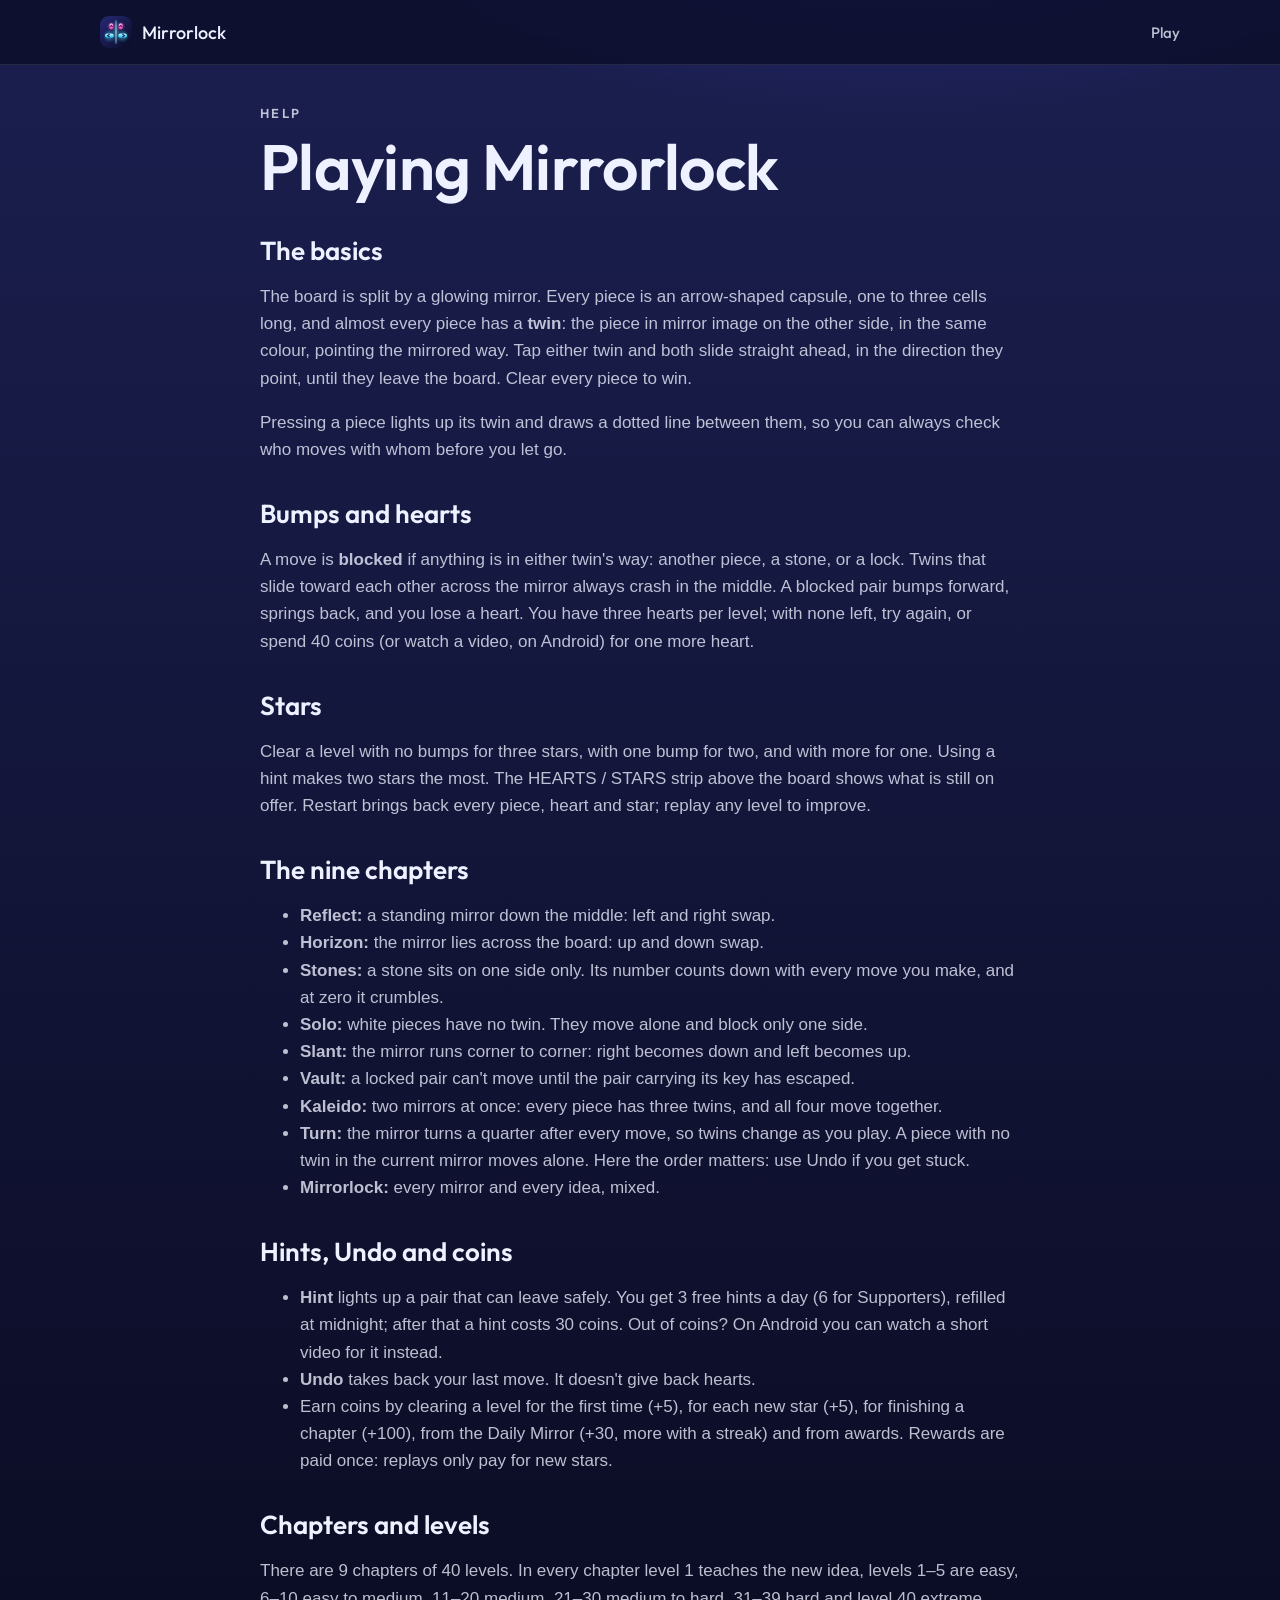
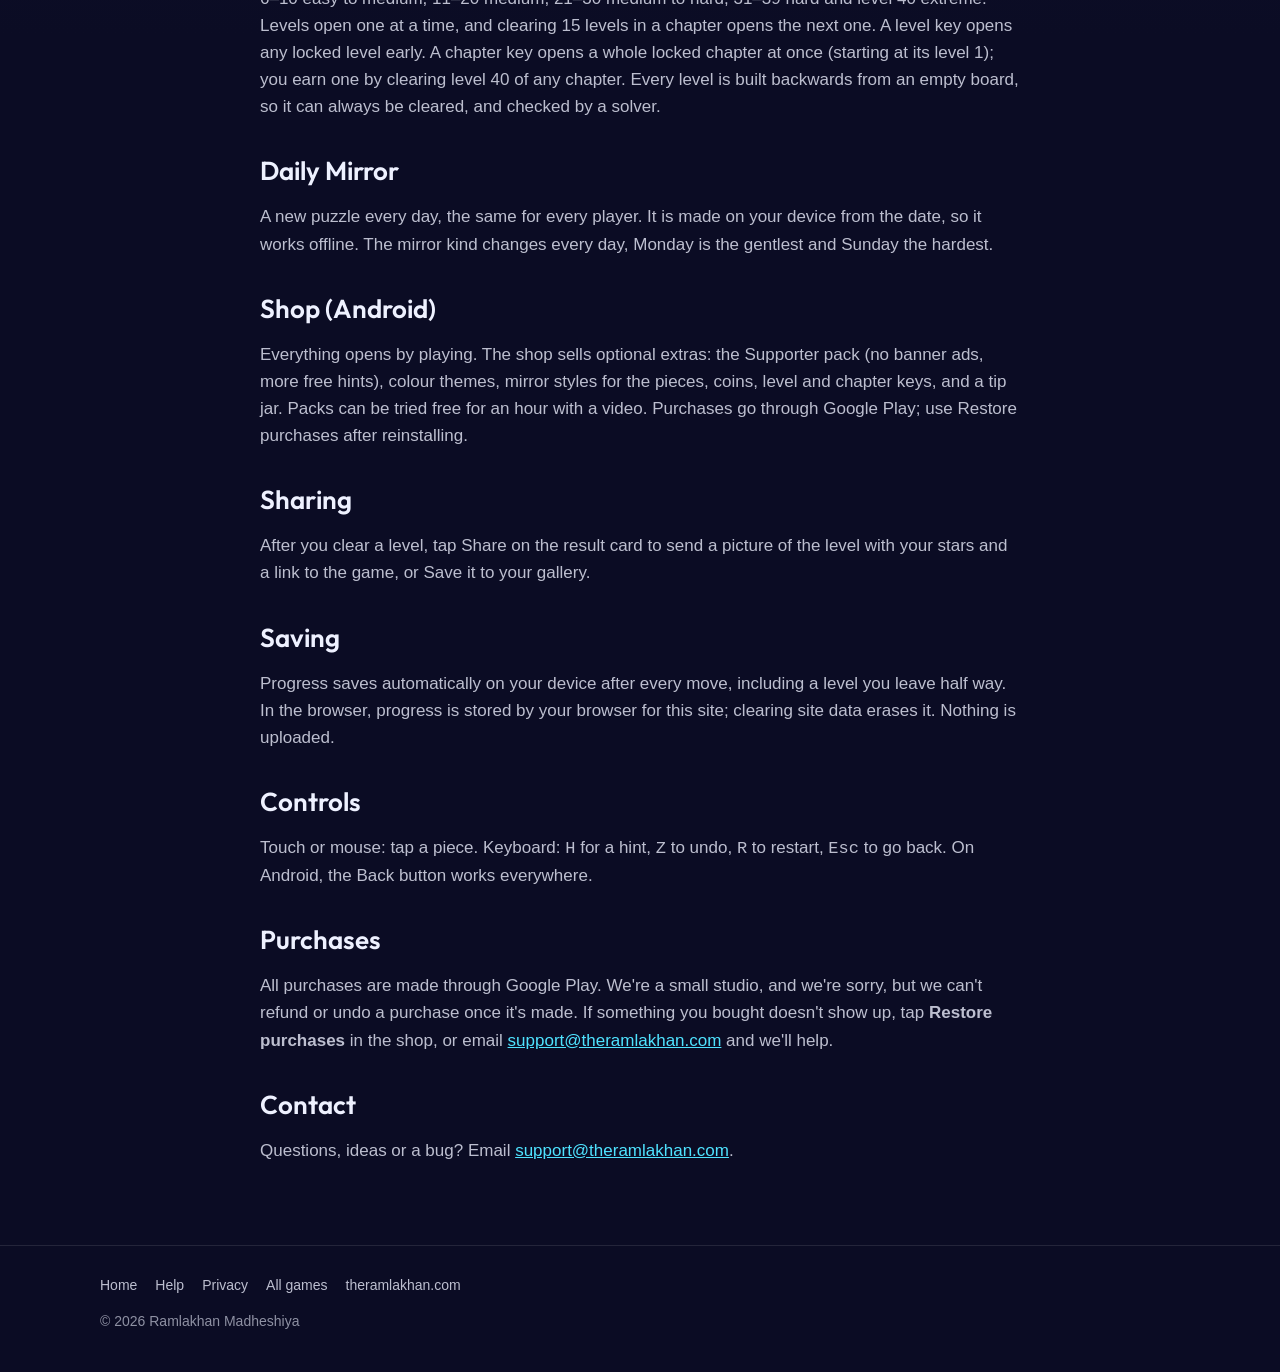
<file: web/help/index.html>
<!doctype html>
<html lang="en">
<head>
<meta charset="utf-8">
<meta name="viewport" content="width=device-width, initial-scale=1, viewport-fit=cover">
<title>Mirrorlock Help</title>
<meta name="description" content="How to play Mirrorlock: twins, bumps and hearts, the nine mirrors, hints and coins, saving, and how to get in touch.">
<meta name="theme-color" content="#0B0C24">
<link rel="icon" href="../icon.svg" type="image/svg+xml">
<link rel="preconnect" href="https://fonts.googleapis.com">
<link rel="preconnect" href="https://fonts.gstatic.com" crossorigin>
<link href="https://fonts.googleapis.com/css2?family=Outfit:wght@400;500;600;700&display=swap" rel="stylesheet">
<link rel="stylesheet" href="../assets/site.css">
</head>
<body>
<header class="nav">
  <div class="container nav-inner">
    <a class="wordmark" href="../"><img src="../images/icon-512.png" alt="" width="32" height="32"><span>Mirrorlock</span></a>
    <a class="link" href="../play/">Play</a>
  </div>
</header>
<main class="container doc">
  <p class="eyebrow">Help</p>
  <h1>Playing Mirrorlock</h1>

  <h2>The basics</h2>
  <p>The board is split by a glowing mirror. Every piece is an arrow-shaped capsule, one to three cells long, and almost every piece has a <strong>twin</strong>: the piece in mirror image on the other side, in the same colour, pointing the mirrored way. Tap either twin and both slide straight ahead, in the direction they point, until they leave the board. Clear every piece to win.</p>
  <p>Pressing a piece lights up its twin and draws a dotted line between them, so you can always check who moves with whom before you let go.</p>

  <h2>Bumps and hearts</h2>
  <p>A move is <strong>blocked</strong> if anything is in either twin's way: another piece, a stone, or a lock. Twins that slide toward each other across the mirror always crash in the middle. A blocked pair bumps forward, springs back, and you lose a heart. You have three hearts per level; with none left, try again, or spend 40 coins (or watch a video, on Android) for one more heart.</p>

  <h2>Stars</h2>
  <p>Clear a level with no bumps for three stars, with one bump for two, and with more for one. Using a hint makes two stars the most. The HEARTS / STARS strip above the board shows what is still on offer. Restart brings back every piece, heart and star; replay any level to improve.</p>

  <h2>The nine chapters</h2>
  <ul>
    <li><strong>Reflect:</strong> a standing mirror down the middle: left and right swap.</li>
    <li><strong>Horizon:</strong> the mirror lies across the board: up and down swap.</li>
    <li><strong>Stones:</strong> a stone sits on one side only. Its number counts down with every move you make, and at zero it crumbles.</li>
    <li><strong>Solo:</strong> white pieces have no twin. They move alone and block only one side.</li>
    <li><strong>Slant:</strong> the mirror runs corner to corner: right becomes down and left becomes up.</li>
    <li><strong>Vault:</strong> a locked pair can't move until the pair carrying its key has escaped.</li>
    <li><strong>Kaleido:</strong> two mirrors at once: every piece has three twins, and all four move together.</li>
    <li><strong>Turn:</strong> the mirror turns a quarter after every move, so twins change as you play. A piece with no twin in the current mirror moves alone. Here the order matters: use Undo if you get stuck.</li>
    <li><strong>Mirrorlock:</strong> every mirror and every idea, mixed.</li>
  </ul>

  <h2>Hints, Undo and coins</h2>
  <ul>
    <li><strong>Hint</strong> lights up a pair that can leave safely. You get 3 free hints a day (6 for Supporters), refilled at midnight; after that a hint costs 30 coins. Out of coins? On Android you can watch a short video for it instead.</li>
    <li><strong>Undo</strong> takes back your last move. It doesn't give back hearts.</li>
    <li>Earn coins by clearing a level for the first time (+5), for each new star (+5), for finishing a chapter (+100), from the Daily Mirror (+30, more with a streak) and from awards. Rewards are paid once: replays only pay for new stars.</li>
  </ul>

  <h2>Chapters and levels</h2>
  <p>There are 9 chapters of 40 levels. In every chapter level 1 teaches the new idea, levels 1–5 are easy, 6–10 easy to medium, 11–20 medium, 21–30 medium to hard, 31–39 hard and level 40 extreme. Levels open one at a time, and clearing 15 levels in a chapter opens the next one. A level key opens any locked level early. A chapter key opens a whole locked chapter at once (starting at its level 1); you earn one by clearing level 40 of any chapter. Every level is built backwards from an empty board, so it can always be cleared, and checked by a solver.</p>

  <h2>Daily Mirror</h2>
  <p>A new puzzle every day, the same for every player. It is made on your device from the date, so it works offline. The mirror kind changes every day, Monday is the gentlest and Sunday the hardest.</p>

  <h2>Shop (Android)</h2>
  <p>Everything opens by playing. The shop sells optional extras: the Supporter pack (no banner ads, more free hints), colour themes, mirror styles for the pieces, coins, level and chapter keys, and a tip jar. Packs can be tried free for an hour with a video. Purchases go through Google Play; use Restore purchases after reinstalling.</p>

  <h2>Sharing</h2>
  <p>After you clear a level, tap Share on the result card to send a picture of the level with your stars and a link to the game, or Save it to your gallery.</p>

  <h2>Saving</h2>
  <p>Progress saves automatically on your device after every move, including a level you leave half way. In the browser, progress is stored by your browser for this site; clearing site data erases it. Nothing is uploaded.</p>

  <h2>Controls</h2>
  <p>Touch or mouse: tap a piece. Keyboard: <kbd>H</kbd> for a hint, <kbd>Z</kbd> to undo, <kbd>R</kbd> to restart, <kbd>Esc</kbd> to go back. On Android, the Back button works everywhere.</p>

  <h2>Purchases</h2>
  <p>All purchases are made through Google Play. We're a small studio, and we're sorry, but we can't refund or undo a purchase once it's made. If something you bought doesn't show up, tap <strong>Restore purchases</strong> in the shop, or email <a href="mailto:support@theramlakhan.com">support@theramlakhan.com</a> and we'll help.</p>

  <h2>Contact</h2>
  <p>Questions, ideas or a bug? Email <a href="mailto:support@theramlakhan.com?subject=Mirrorlock%20help">support@theramlakhan.com</a>.</p>
</main>
<footer class="footer">
  <div class="container">
    <div class="footer-top">
      <nav class="footer-links" aria-label="Site"><a href="../">Home</a> <a href="./" aria-current="page">Help</a> <a href="../privacy/">Privacy</a> <a href="/games/">All games</a> <a href="https://theramlakhan.com/">theramlakhan.com</a></nav>
    </div>
    <p class="footer-meta">© 2026 Ramlakhan Madheshiya</p>
  </div>
</footer>
</body>
</html>
</file>
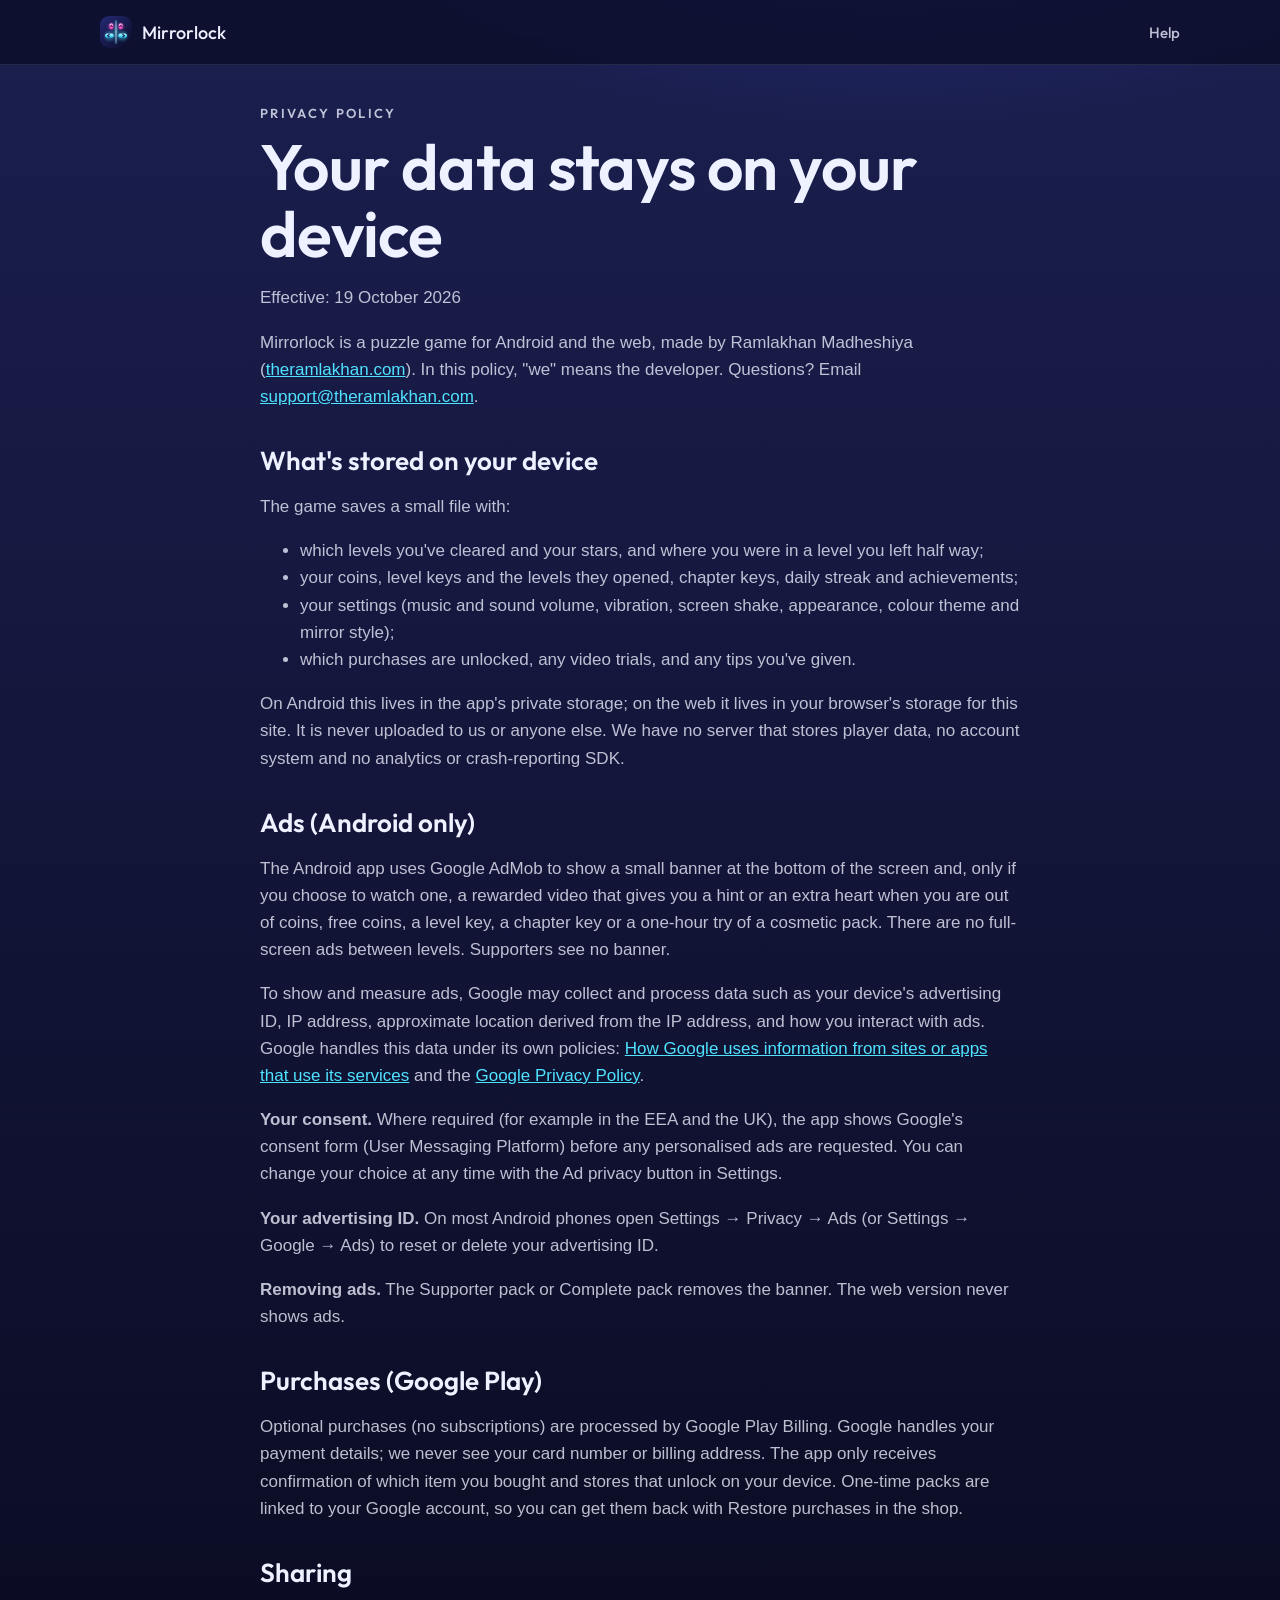
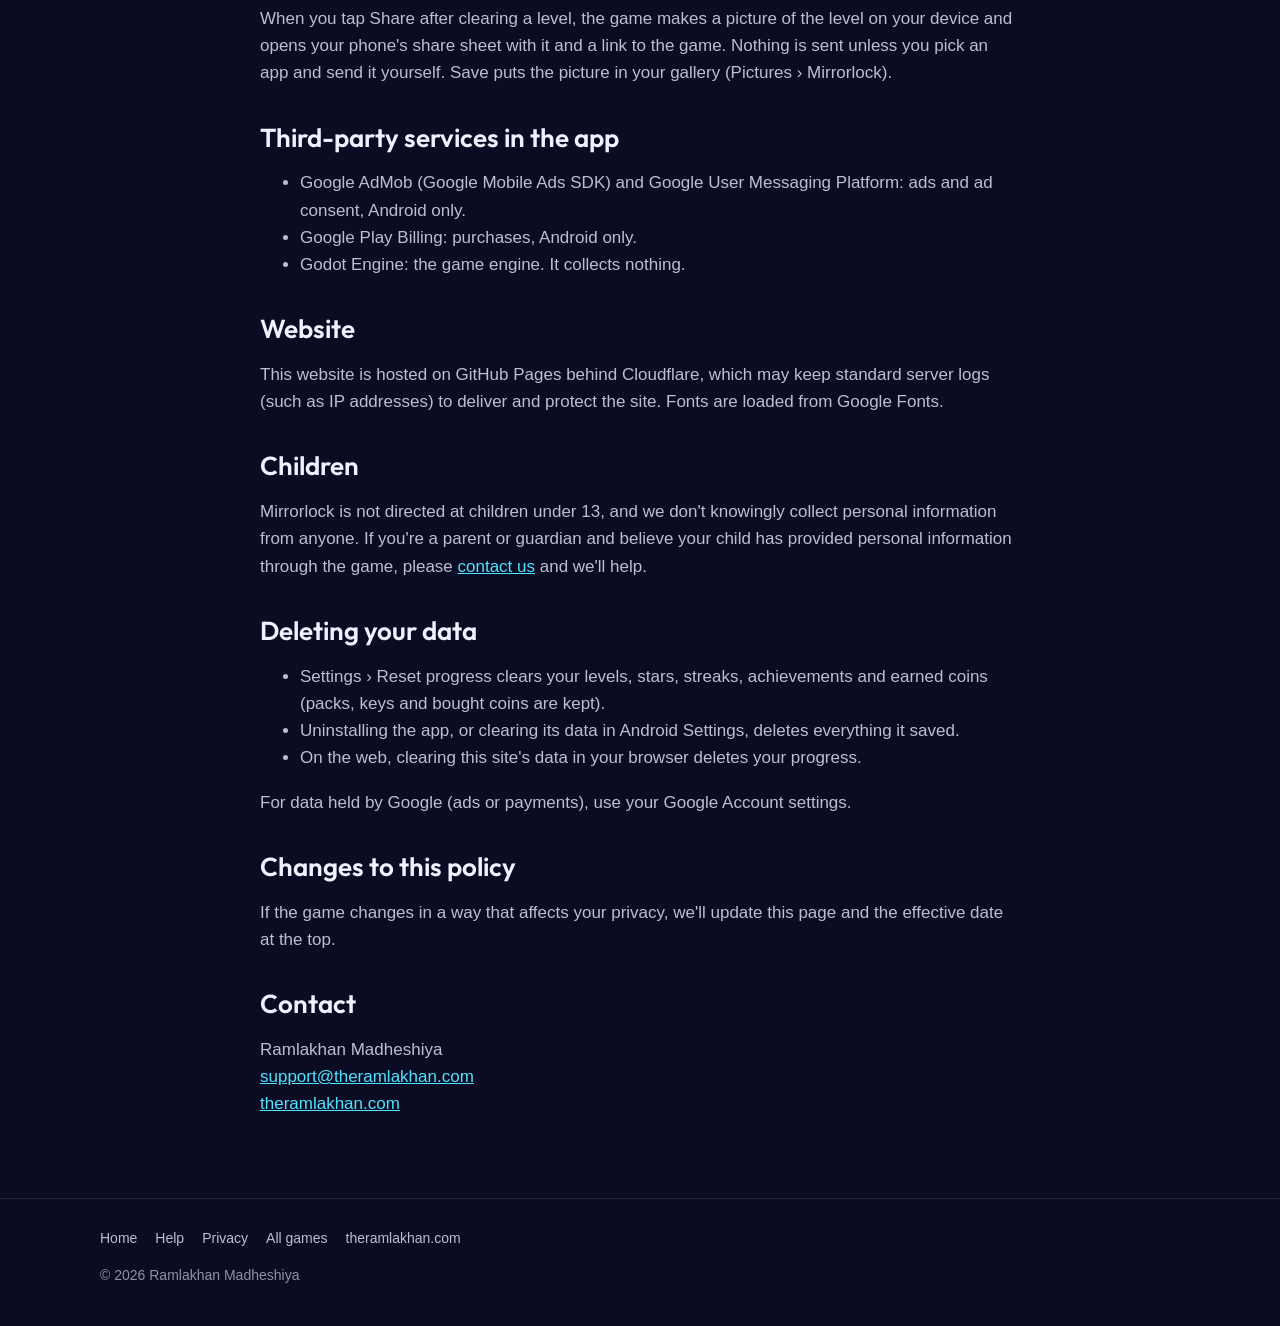
<file: web/privacy/index.html>
<!doctype html>
<html lang="en">
<head>
<meta charset="utf-8">
<meta name="viewport" content="width=device-width, initial-scale=1, viewport-fit=cover">
<title>Mirrorlock Privacy Policy</title>
<meta name="description" content="How Mirrorlock handles data: progress stays on your device; ads (Android) by Google AdMob; purchases by Google Play.">
<meta name="theme-color" content="#0B0C24">
<link rel="icon" href="../icon.svg" type="image/svg+xml">
<link rel="preconnect" href="https://fonts.googleapis.com">
<link rel="preconnect" href="https://fonts.gstatic.com" crossorigin>
<link href="https://fonts.googleapis.com/css2?family=Outfit:wght@400;500;600;700&display=swap" rel="stylesheet">
<link rel="stylesheet" href="../assets/site.css">
</head>
<body>
<header class="nav">
  <div class="container nav-inner">
    <a class="wordmark" href="../"><img src="../images/icon-512.png" alt="" width="32" height="32"><span>Mirrorlock</span></a>
    <a class="link" href="../help/">Help</a>
  </div>
</header>
<main class="container doc">
  <p class="eyebrow">Privacy policy</p>
  <h1>Your data stays on your device</h1>
  <p>Effective: 19 October 2026</p>
  <p>Mirrorlock is a puzzle game for Android and the web, made by Ramlakhan Madheshiya (<a href="https://theramlakhan.com">theramlakhan.com</a>). In this policy, "we" means the developer. Questions? Email <a href="mailto:support@theramlakhan.com?subject=Mirrorlock%20privacy">support@theramlakhan.com</a>.</p>

  <h2>What's stored on your device</h2>
  <p>The game saves a small file with:</p>
  <ul>
    <li>which levels you've cleared and your stars, and where you were in a level you left half way;</li>
    <li>your coins, level keys and the levels they opened, chapter keys, daily streak and achievements;</li>
    <li>your settings (music and sound volume, vibration, screen shake, appearance, colour theme and mirror style);</li>
    <li>which purchases are unlocked, any video trials, and any tips you've given.</li>
  </ul>
  <p>On Android this lives in the app's private storage; on the web it lives in your browser's storage for this site. It is never uploaded to us or anyone else. We have no server that stores player data, no account system and no analytics or crash-reporting SDK.</p>

  <h2>Ads (Android only)</h2>
  <p>The Android app uses Google AdMob to show a small banner at the bottom of the screen and, only if you choose to watch one, a rewarded video that gives you a hint or an extra heart when you are out of coins, free coins, a level key, a chapter key or a one-hour try of a cosmetic pack. There are no full-screen ads between levels. Supporters see no banner.</p>
  <p>To show and measure ads, Google may collect and process data such as your device's advertising ID, IP address, approximate location derived from the IP address, and how you interact with ads. Google handles this data under its own policies: <a href="https://policies.google.com/technologies/partner-sites">How Google uses information from sites or apps that use its services</a> and the <a href="https://policies.google.com/privacy">Google Privacy Policy</a>.</p>
  <p><strong>Your consent.</strong> Where required (for example in the EEA and the UK), the app shows Google's consent form (User Messaging Platform) before any personalised ads are requested. You can change your choice at any time with the Ad privacy button in Settings.</p>
  <p><strong>Your advertising ID.</strong> On most Android phones open Settings → Privacy → Ads (or Settings → Google → Ads) to reset or delete your advertising ID.</p>
  <p><strong>Removing ads.</strong> The Supporter pack or Complete pack removes the banner. The web version never shows ads.</p>

  <h2>Purchases (Google Play)</h2>
  <p>Optional purchases (no subscriptions) are processed by Google Play Billing. Google handles your payment details; we never see your card number or billing address. The app only receives confirmation of which item you bought and stores that unlock on your device. One-time packs are linked to your Google account, so you can get them back with Restore purchases in the shop.</p>

  <h2>Sharing</h2>
  <p>When you tap Share after clearing a level, the game makes a picture of the level on your device and opens your phone's share sheet with it and a link to the game. Nothing is sent unless you pick an app and send it yourself. Save puts the picture in your gallery (Pictures › Mirrorlock).</p>

  <h2>Third-party services in the app</h2>
  <ul>
    <li>Google AdMob (Google Mobile Ads SDK) and Google User Messaging Platform: ads and ad consent, Android only.</li>
    <li>Google Play Billing: purchases, Android only.</li>
    <li>Godot Engine: the game engine. It collects nothing.</li>
  </ul>

  <h2>Website</h2>
  <p>This website is hosted on GitHub Pages behind Cloudflare, which may keep standard server logs (such as IP addresses) to deliver and protect the site. Fonts are loaded from Google Fonts.</p>

  <h2>Children</h2>
  <p>Mirrorlock is not directed at children under 13, and we don't knowingly collect personal information from anyone. If you're a parent or guardian and believe your child has provided personal information through the game, please <a href="mailto:support@theramlakhan.com?subject=Mirrorlock%20privacy">contact us</a> and we'll help.</p>

  <h2>Deleting your data</h2>
  <ul>
    <li>Settings › Reset progress clears your levels, stars, streaks, achievements and earned coins (packs, keys and bought coins are kept).</li>
    <li>Uninstalling the app, or clearing its data in Android Settings, deletes everything it saved.</li>
    <li>On the web, clearing this site's data in your browser deletes your progress.</li>
  </ul>
  <p>For data held by Google (ads or payments), use your Google Account settings.</p>

  <h2>Changes to this policy</h2>
  <p>If the game changes in a way that affects your privacy, we'll update this page and the effective date at the top.</p>

  <h2>Contact</h2>
  <p>Ramlakhan Madheshiya<br>
  <a href="mailto:support@theramlakhan.com?subject=Mirrorlock%20privacy">support@theramlakhan.com</a><br>
  <a href="https://theramlakhan.com">theramlakhan.com</a></p>
</main>
<footer class="footer">
  <div class="container">
    <div class="footer-top">
      <nav class="footer-links" aria-label="Site"><a href="../">Home</a> <a href="../help/">Help</a> <a href="./" aria-current="page">Privacy</a> <a href="/games/">All games</a> <a href="https://theramlakhan.com/">theramlakhan.com</a></nav>
    </div>
    <p class="footer-meta">© 2026 Ramlakhan Madheshiya</p>
  </div>
</footer>
</body>
</html>
</file>
<file: web/assets/site.css>
/* Mirrorlock site. Deep night, a glass board, neon twins. */
:root {
  --sky: #0B0C24;
  --sky-2: #1B1F4F;
  --card: rgba(255, 255, 255, .06);
  --line: rgba(255, 255, 255, .10);
  --ink: #EEF1FF;
  --ink-2: rgba(238, 241, 255, .78);
  --ink-3: rgba(238, 241, 255, .58);
  --amber: #4FE3FF;
  --pink: #FF5FD2;
  --paper: #F4F5FF;
  --paper-ink: #12143A;
  --violet: #B98CFF;
  --display: "Outfit", -apple-system, BlinkMacSystemFont, "Segoe UI", system-ui, sans-serif;
  --text: -apple-system, BlinkMacSystemFont, "Segoe UI", Inter, Roboto, "Helvetica Neue", Arial, system-ui, sans-serif;
  --gutter: 20px;
  color-scheme: dark;
}
* { box-sizing: border-box; }
html { -webkit-text-size-adjust: 100%; }
body {
  margin: 0;
  background: radial-gradient(1200px 700px at 70% -10%, #2B3290 0%, transparent 60%), linear-gradient(180deg, var(--sky-2) 0%, var(--sky) 55%);
  background-color: var(--sky);
  color: var(--ink);
  font: 17px/1.6 var(--text);
  min-height: 100vh;
}
a { color: var(--amber); }
img { max-width: 100%; height: auto; display: block; }
.container { width: min(1080px, 100% - 2 * var(--gutter)); margin-inline: auto; }
.skip { position: absolute; left: -999px; }
.skip:focus { left: 12px; top: 12px; background: var(--paper); color: var(--paper-ink); padding: 8px 12px; border-radius: 10px; z-index: 9; }

.nav { position: sticky; top: 0; z-index: 5; backdrop-filter: blur(14px); background: rgba(11, 12, 36, .72); border-bottom: 1px solid var(--line); }
.nav-inner { display: flex; align-items: center; justify-content: space-between; height: 64px; }
.wordmark { display: inline-flex; align-items: center; gap: 10px; color: var(--ink); text-decoration: none; font: 500 18px var(--display); }
.wordmark img { width: 32px; height: 32px; border-radius: 9px; }
.nav .link { color: var(--ink-2); text-decoration: none; font: 500 15px var(--display); }
.nav .link:hover { color: var(--ink); }

.hero { padding: 56px 0 24px; display: grid; gap: 40px; grid-template-columns: 1.1fr .9fr; align-items: center; }
.eyebrow { font: 600 13px var(--display); letter-spacing: .18em; text-transform: uppercase; color: var(--amber); margin: 0 0 12px; }
h1 { font: 600 clamp(40px, 6vw, 64px)/1.05 var(--display); margin: 0 0 16px; letter-spacing: -.01em; }
h2 { font: 600 clamp(28px, 3.6vw, 38px)/1.15 var(--display); margin: 0 0 12px; }
h3 { font: 600 20px/1.3 var(--display); margin: 0 0 6px; }
.lede { font-size: 19px; color: var(--ink-2); max-width: 34em; margin: 0 0 24px; }
.btn-row { display: flex; flex-wrap: wrap; gap: 12px; align-items: center; }
.btn { display: inline-flex; align-items: center; gap: 10px; padding: 14px 22px; border-radius: 999px; font: 600 16px var(--display); text-decoration: none; color: var(--ink); background: var(--card); border: 1px solid var(--line); min-height: 50px; }
.btn:hover { background: rgba(255, 255, 255, .1); }
.btn svg { width: 20px; height: 20px; }
.btn-primary { background: var(--amber); color: var(--paper-ink); border-color: transparent; }
.btn-primary:hover { background: #7AEBFF; }
.meta { color: var(--ink-3); font-size: 14px; margin-top: 14px; }

.phone { border-radius: 30px; overflow: hidden; border: 1px solid var(--line); box-shadow: 0 40px 80px -30px rgba(0, 0, 0, .7), 0 0 80px -20px rgba(79, 227, 255, .3); background: var(--sky); }
.hero .phone { max-width: 340px; margin-inline: auto; }
.shots { display: grid; grid-template-columns: repeat(3, 1fr); gap: 20px; margin: 24px 0 8px; }

section { padding: 48px 0; }
.features { display: grid; grid-template-columns: repeat(3, 1fr); gap: 18px; }
.feature { background: var(--card); border: 1px solid var(--line); border-radius: 24px; padding: 22px; }
.feature p { margin: 0; color: var(--ink-2); }
.tile { display: inline-grid; place-items: center; width: 40px; height: 40px; border-radius: 11px; font: 700 20px var(--display); margin-bottom: 12px; }
.tile { border-radius: 999px; width: 64px; height: 36px; color: var(--paper-ink); }
.tile.cyan { background: #4FE3FF; box-shadow: 0 0 22px rgba(79, 227, 255, .55); }
.tile.pink { background: #FF5FD2; box-shadow: 0 0 22px rgba(255, 95, 210, .55); }
.tile.lime { background: #B6FF5C; box-shadow: 0 0 22px rgba(182, 255, 92, .45); }
.tile.amber { background: #FFC24F; box-shadow: 0 0 22px rgba(255, 194, 79, .45); }
.tile.white { background: #E9ECFF; }
.tile.stone { background: #3A4066; color: var(--ink); border-radius: 12px; width: 40px; height: 40px; }

.doc { max-width: 760px; padding: 40px 0 64px; }
.doc h2 { margin-top: 36px; font-size: 26px; }
.doc p, .doc li { color: var(--ink-2); }
.card { background: var(--card); border: 1px solid var(--line); border-radius: 24px; padding: 24px; margin: 18px 0; }

.footer { border-top: 1px solid var(--line); padding: 28px 0 40px; color: var(--ink-3); font-size: 14px; }
.footer-top { display: flex; flex-wrap: wrap; gap: 16px; justify-content: space-between; align-items: center; }
.footer-links { display: flex; flex-wrap: wrap; gap: 18px; }
.footer-links a { color: var(--ink-2); text-decoration: none; }
.footer-links a:hover { color: var(--ink); }
.footer-meta { margin: 14px 0 0; }

@media (max-width: 820px) {
  .hero { grid-template-columns: 1fr; padding-top: 32px; }
  .hero .phone { max-width: 280px; }
  .features { grid-template-columns: 1fr; }
  .shots { grid-template-columns: repeat(3, minmax(160px, 1fr)); overflow-x: auto; scroll-snap-type: x mandatory; padding-bottom: 8px; }
  .shots .phone { scroll-snap-align: start; }
}
</file>
